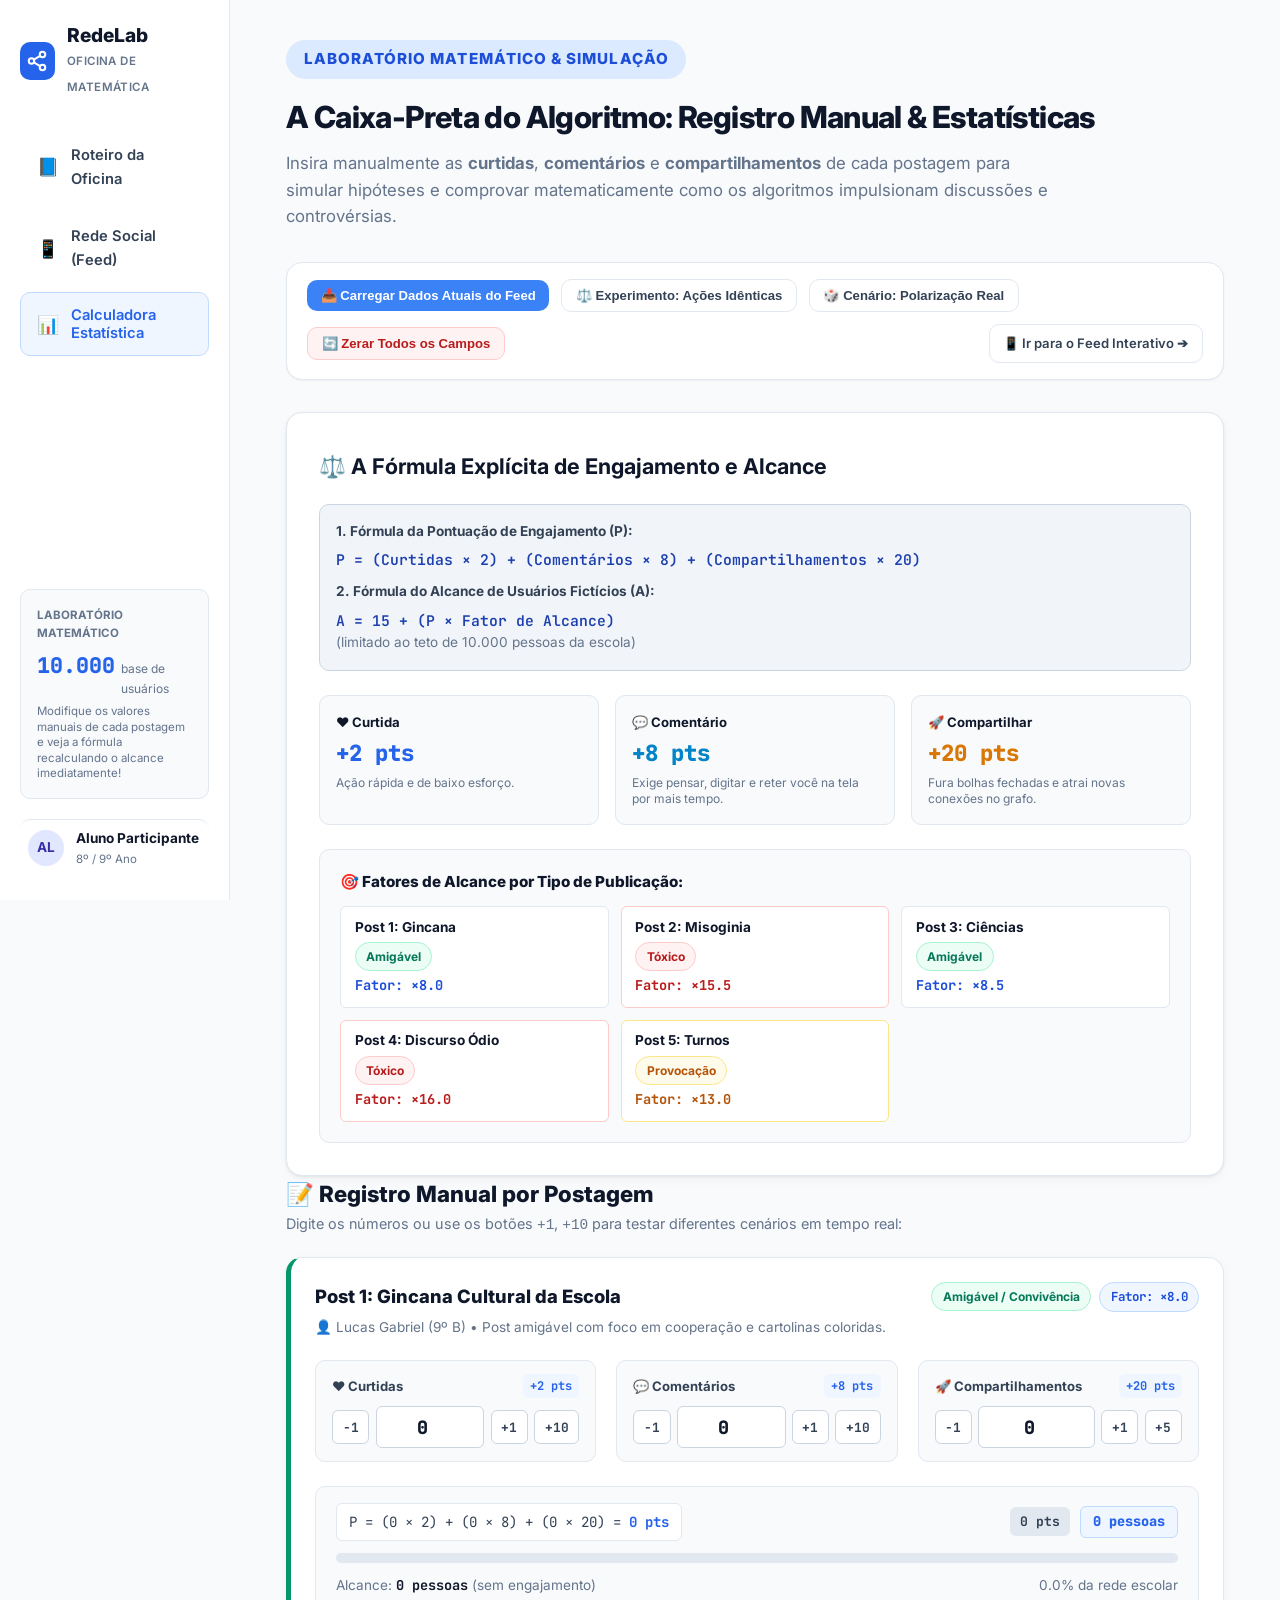
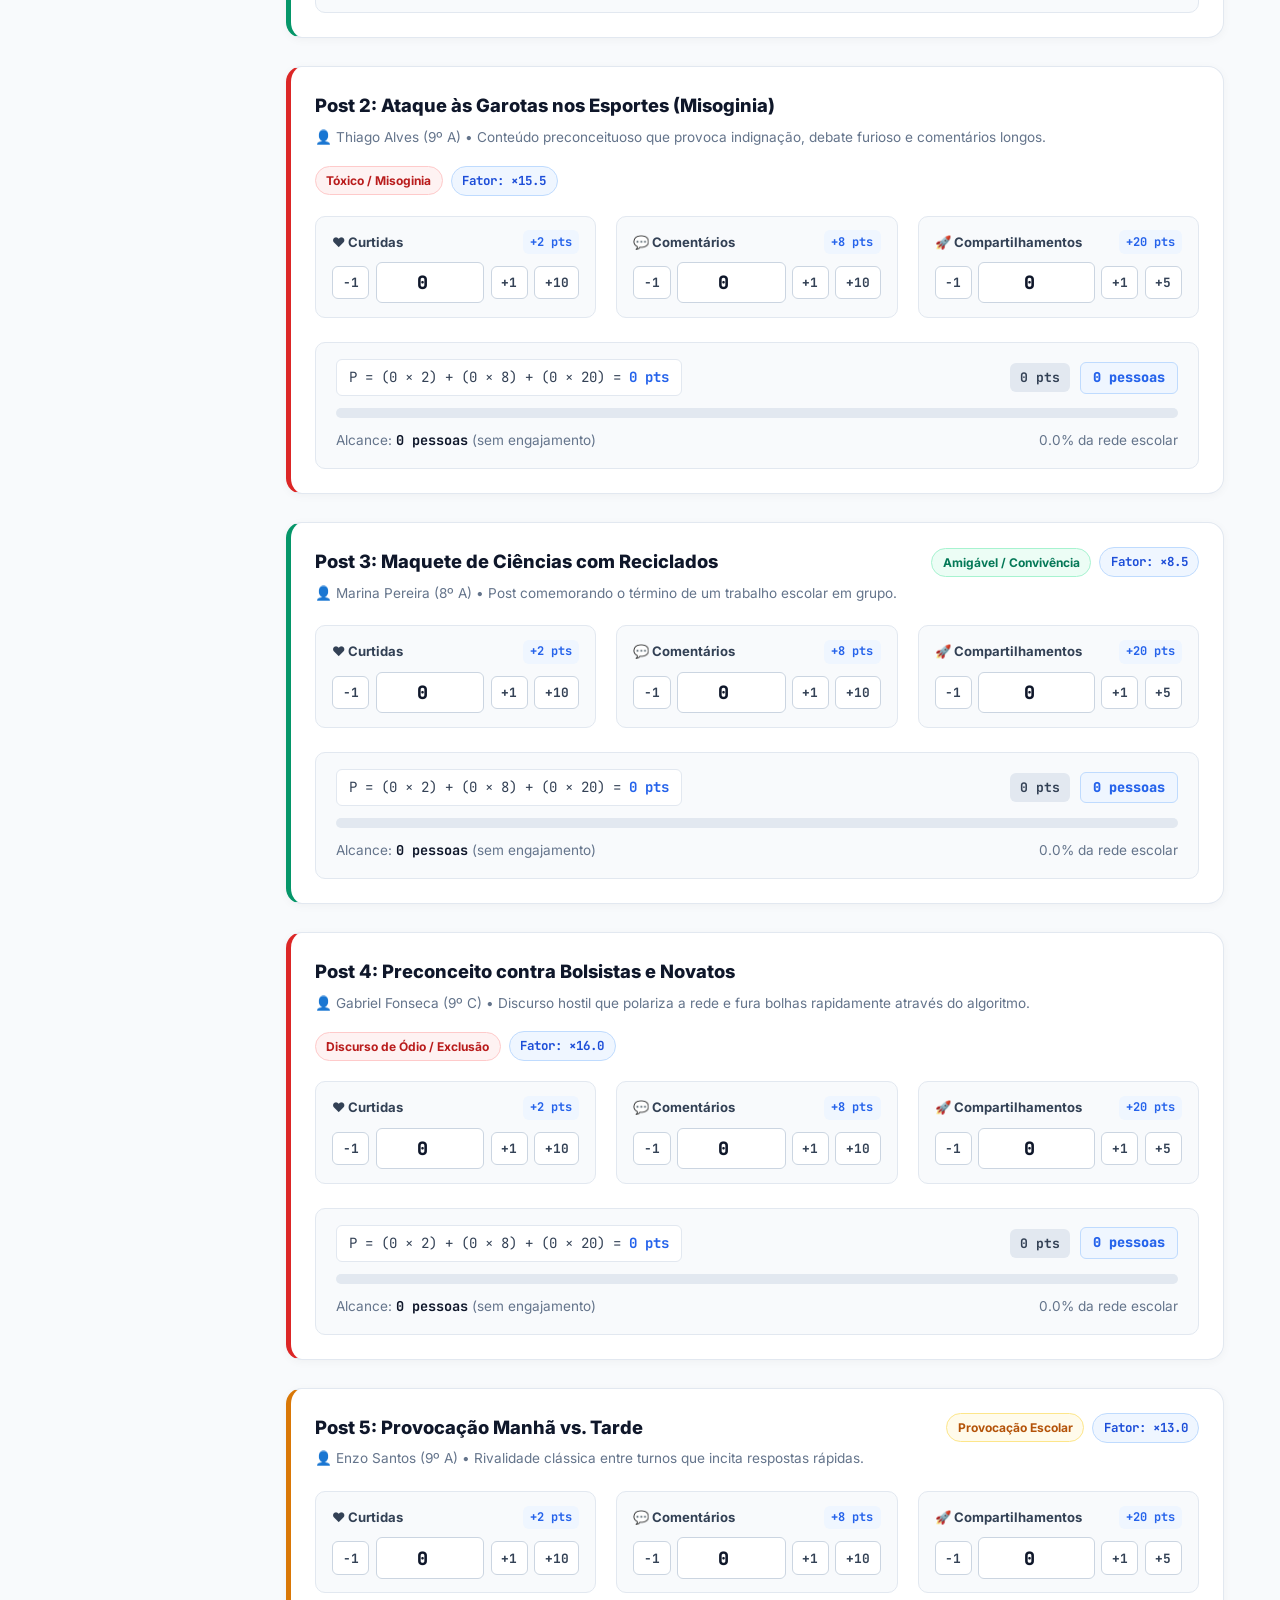
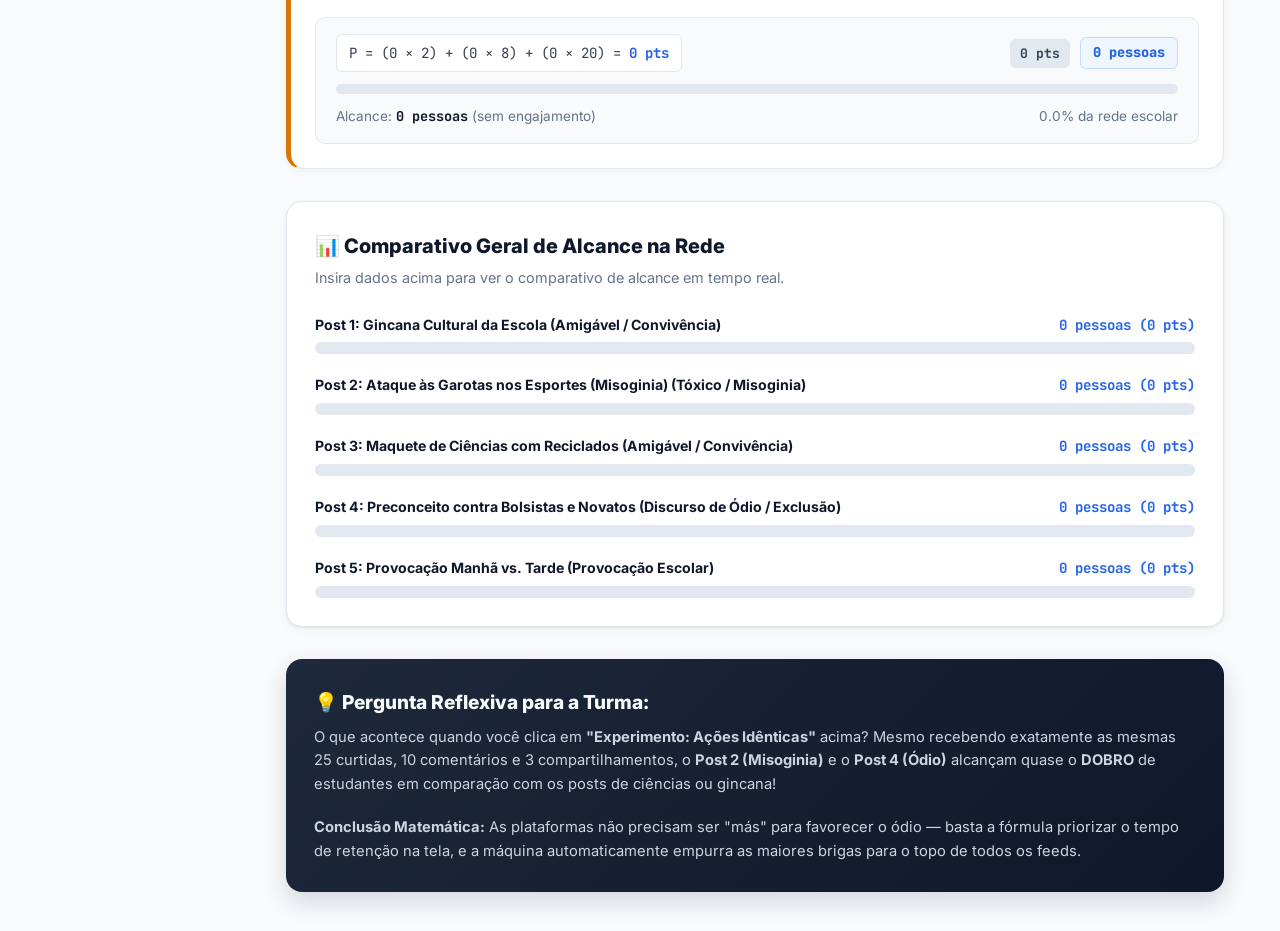
<file: estatistica.html>
<!DOCTYPE html>
<html lang="pt-BR">
<head>
  <meta charset="UTF-8">
  <meta name="viewport" content="width=device-width, initial-scale=1.0">
  <title>Calculadora de Estatísticas & Algoritmo | RedeLab</title>
  <meta name="description" content="Laboratório matemático para simulação e registro manual do engajamento de algoritmos de redes sociais.">
  <link rel="preconnect" href="https://fonts.googleapis.com">
  <link rel="preconnect" href="https://fonts.gstatic.com" crossorigin>
  <link href="https://fonts.googleapis.com/css2?family=Inter:wght@400;500;600;700;800&family=JetBrains+Mono:wght@500;700;800&display=swap" rel="stylesheet">
  <link rel="stylesheet" href="style.css">
</head>
<body>
  <div class="app-layout">
    <!-- Navegação Lateral -->
    <aside class="sidebar">
      <div class="sidebar-header">
        <div class="logo-box">
          <div class="logo-icon-circle">
            <svg viewBox="0 0 24 24" fill="none" stroke="currentColor" stroke-width="2.2" stroke-linecap="round" stroke-linejoin="round">
              <circle cx="18" cy="5" r="3"></circle>
              <circle cx="6" cy="12" r="3"></circle>
              <circle cx="18" cy="19" r="3"></circle>
              <line x1="8.59" y1="13.51" x2="15.42" y2="17.49"></line>
              <line x1="15.41" y1="6.51" x2="8.59" y2="10.49"></line>
            </svg>
          </div>
          <div>
            <h1 class="logo-title">RedeLab</h1>
            <span class="logo-subtitle">Oficina de Matemática</span>
          </div>
        </div>
      </div>

      <nav class="sidebar-nav">
        <a href="index.html" class="nav-item" style="text-decoration:none;">
          <span class="nav-icon">📘</span>
          <span class="nav-text">Roteiro da Oficina</span>
        </a>

        <a href="index.html#feed" class="nav-item" style="text-decoration:none;">
          <span class="nav-icon">📱</span>
          <span class="nav-text">Rede Social (Feed)</span>
        </a>

        <button class="nav-item active">
          <span class="nav-icon">📊</span>
          <span class="nav-text">Calculadora Estatística</span>
        </button>
      </nav>

      <!-- Cartão com status explicativo -->
      <div class="sidebar-card">
        <div class="card-caption">Laboratório Matemático</div>
        <div class="card-total-reach">
          <span class="reach-val">10.000</span>
          <span class="reach-label">base de usuários</span>
        </div>
        <p class="card-note">Modifique os valores manuais de cada postagem e veja a fórmula recalculando o alcance imediatamente!</p>
      </div>

      <div class="sidebar-user" id="sidebarUserProfile">
        <div class="avatar-circle" id="sidebarAvatarCircle">AL</div>
        <div class="user-details">
          <div class="user-name-line">
            <span class="user-name" id="sidebarUserName">Aluno Participante</span>
          </div>
          <span class="user-info" id="sidebarUserInfo">8º / 9º Ano</span>
        </div>
      </div>
    </aside>

    <!-- Conteúdo Principal -->
    <main class="main-content">
      <!-- Cabeçalho Mobile -->
      <div class="mobile-nav">
        <div class="mobile-logo">RedeLab</div>
        <div class="mobile-buttons">
          <a href="index.html" class="m-btn" style="text-decoration:none; text-align:center;">📘 Oficina</a>
          <a href="index.html#feed" class="m-btn" style="text-decoration:none; text-align:center;">📱 Feed</a>
          <button class="m-btn active">📊 Estatísticas</button>
        </div>
      </div>

      <!-- Cabeçalho da Página -->
      <header class="content-header">
        <span class="section-tag-vibrant">Laboratório Matemático & Simulação</span>
        <h2>A Caixa-Preta do Algoritmo: Registro Manual & Estatísticas</h2>
        <p class="section-lead">
          Insira manualmente as <strong>curtidas</strong>, <strong>comentários</strong> e <strong>compartilhamentos</strong> de cada postagem para simular hipóteses e comprovar matematicamente como os algoritmos impulsionam discussões e controvérsias.
        </p>
      </header>

      <!-- Barra de Ações Rápidas & Cenários de Teste -->
      <div class="calc-toolbar">
        <button class="secondary-btn btn-sm btn-accent" onclick="loadFromFeed(true)">
          📥 Carregar Dados Atuais do Feed
        </button>
        <button class="secondary-btn btn-sm" onclick="setEqualActionsScenario()" title="Aplica os mesmos números em todos os posts para comparar o impacto do fator de alcance">
          ⚖️ Experimento: Ações Idênticas
        </button>
        <button class="secondary-btn btn-sm" onclick="setPolarizationScenario()" title="Simula uma dinâmica realista onde brigas recebem mais comentários">
          🎲 Cenário: Polarização Real
        </button>
        <button class="secondary-btn btn-sm btn-danger-soft" onclick="resetAllManualInputs()">
          🔄 Zerar Todos os Campos
        </button>
        <a href="index.html#feed" class="secondary-btn btn-sm" style="text-decoration:none; margin-left:auto;">
          📱 Ir para o Feed Interativo ➔
        </a>
      </div>

      <!-- ================= SEÇÃO 1: A FÓRMULA EXPLÍCITA DO ENGAJAMENTO ================= -->
      <section class="content-card">
        <div class="card-top">
          <h3>⚖️ A Fórmula Explícita de Engajamento e Alcance</h3>
        </div>

        <div class="formula-banner" style="margin-bottom: 1.5rem;">
          <div style="margin-bottom: 0.6rem;">
            <strong>1. Fórmula da Pontuação de Engajamento (P):</strong><br>
            <code>P = (Curtidas × 2) + (Comentários × 8) + (Compartilhamentos × 20)</code>
          </div>
          <div>
            <strong>2. Fórmula do Alcance de Usuários Fictícios (A):</strong><br>
            <code>A = 15 + (P × Fator de Alcance)</code> <span style="font-size: 0.85rem; color: #64748b;">(limitado ao teto de 10.000 pessoas da escola)</span>
          </div>
        </div>

        <div class="weights-row">
          <div class="weight-item">
            <span class="w-symbol">❤️ Curtida</span>
            <span class="w-points">+2 pts</span>
            <span class="w-desc">Ação rápida e de baixo esforço.</span>
          </div>
          <div class="weight-item">
            <span class="w-symbol">💬 Comentário</span>
            <span class="w-points highlight">+8 pts</span>
            <span class="w-desc">Exige pensar, digitar e reter você na tela por mais tempo.</span>
          </div>
          <div class="weight-item">
            <span class="w-symbol">🚀 Compartilhar</span>
            <span class="w-points viral">+20 pts</span>
            <span class="w-desc">Fura bolhas fechadas e atrai novas conexões no grafo.</span>
          </div>
        </div>

        <!-- Tabela com os Fatores de Alcance por tipo de post -->
        <div style="margin-top: 1.5rem; background: #f8fafc; border: 1px solid var(--border-color); border-radius: var(--radius-md); padding: 1.25rem;">
          <h4 style="font-size: 0.95rem; font-weight: 800; color: var(--text-main); margin-bottom: 0.75rem;">
            🎯 Fatores de Alcance por Tipo de Publicação:
          </h4>
          <div style="display: grid; grid-template-columns: repeat(auto-fit, minmax(200px, 1fr)); gap: 0.75rem; font-size: 0.85rem;">
            <div style="background:#fff; padding:0.6rem 0.85rem; border-radius:6px; border:1px solid #e2e8f0;">
              <strong>Post 1: Gincana</strong><br>
              <span class="type-pill friendly" style="display:inline-block; margin-top:0.25rem;">Amigável</span>
              <span style="font-family:var(--font-mono); font-weight:700; color:#1d4ed8; display:block; margin-top:0.25rem;">Fator: ×8.0</span>
            </div>
            <div style="background:#fff; padding:0.6rem 0.85rem; border-radius:6px; border:1px solid #fecaca;">
              <strong>Post 2: Misoginia</strong><br>
              <span class="type-pill toxic" style="display:inline-block; margin-top:0.25rem;">Tóxico</span>
              <span style="font-family:var(--font-mono); font-weight:700; color:#b91c1c; display:block; margin-top:0.25rem;">Fator: ×15.5</span>
            </div>
            <div style="background:#fff; padding:0.6rem 0.85rem; border-radius:6px; border:1px solid #e2e8f0;">
              <strong>Post 3: Ciências</strong><br>
              <span class="type-pill friendly" style="display:inline-block; margin-top:0.25rem;">Amigável</span>
              <span style="font-family:var(--font-mono); font-weight:700; color:#1d4ed8; display:block; margin-top:0.25rem;">Fator: ×8.5</span>
            </div>
            <div style="background:#fff; padding:0.6rem 0.85rem; border-radius:6px; border:1px solid #fecaca;">
              <strong>Post 4: Discurso Ódio</strong><br>
              <span class="type-pill toxic" style="display:inline-block; margin-top:0.25rem;">Tóxico</span>
              <span style="font-family:var(--font-mono); font-weight:700; color:#b91c1c; display:block; margin-top:0.25rem;">Fator: ×16.0</span>
            </div>
            <div style="background:#fff; padding:0.6rem 0.85rem; border-radius:6px; border:1px solid #fde68a;">
              <strong>Post 5: Turnos</strong><br>
              <span class="type-pill neutral" style="display:inline-block; margin-top:0.25rem;">Provocação</span>
              <span style="font-family:var(--font-mono); font-weight:700; color:#b45309; display:block; margin-top:0.25rem;">Fator: ×13.0</span>
            </div>
          </div>
        </div>
      </section>

      <!-- ================= SEÇÃO 2: CAMPOS DE REGISTRO MANUAL DAS 5 POSTAGENS ================= -->
      <section>
        <div style="margin-bottom: 1.25rem; display: flex; justify-content: space-between; align-items: flex-end; flex-wrap: wrap; gap: 0.5rem;">
          <div>
            <h3 style="font-size: 1.4rem; font-weight: 800; color: var(--text-main);">📝 Registro Manual por Postagem</h3>
            <p style="font-size: 0.9rem; color: var(--text-muted); margin: 0;">
              Digite os números ou use os botões <code>+1</code>, <code>+10</code> para testar diferentes cenários em tempo real:
            </p>
          </div>
        </div>

        <!-- Container com os 5 cards de posts (gerados e calculados dinamicamente) -->
        <div id="calcCardsContainer"></div>
      </section>

      <!-- ================= SEÇÃO 3: GRÁFICO COMPARATIVO GERAL ================= -->
      <section class="summary-comparison-card">
        <div class="comparison-header">
          <h3>📊 Comparativo Geral de Alcance na Rede</h3>
          <p style="font-size: 0.9rem; color: var(--text-muted); margin: 0;" id="topPostHighlight">
            Insira dados acima para ver o comparativo de alcance em tempo real.
          </p>
        </div>

        <div class="chart-rows-stack" id="chartRowsStack"></div>
      </section>

      <!-- ================= SEÇÃO 4: EXPERIMENTO PEDAGÓGICO ================= -->
      <div class="experiment-box">
        <h3>💡 Pergunta Reflexiva para a Turma:</h3>
        <p>
          O que acontece quando você clica em <strong>"Experimento: Ações Idênticas"</strong> acima? Mesmo recebendo exatamente as mesmas 25 curtidas, 10 comentários e 3 compartilhamentos, o <strong>Post 2 (Misoginia)</strong> e o <strong>Post 4 (Ódio)</strong> alcançam quase o <strong>DOBRO</strong> de estudantes em comparação com os posts de ciências ou gincana!
        </p>
        <p style="margin-bottom: 0;">
          <strong>Conclusão Matemática:</strong> As plataformas não precisam ser "más" para favorecer o ódio — basta a fórmula priorizar o tempo de retenção na tela, e a máquina automaticamente empurra as maiores brigas para o topo de todos os feeds.
        </p>
      </div>
    </main>
  </div>

  <!-- Toast de Notificações -->
  <div id="toastNotification" class="toast hidden"></div>

  <script src="estatistica.js"></script>
</body>
</html>
</file>
<file: style.css>
/* ==========================================================================
   RedeLab: Estilos Visuais em Tema Claro Moderno e Educacional
   Focado em legibilidade, contraste e estética moderna para escolas
   ========================================================================== */

:root {
  --bg-body: #f8fafc;
  --bg-sidebar: #ffffff;
  --bg-card: #ffffff;
  --bg-subtle: #f1f5f9;
  --border-color: #e2e8f0;
  --border-focus: #3b82f6;

  --text-main: #0f172a;
  --text-muted: #64748b;
  --text-secondary: #334155;

  --primary: #2563eb;
  --primary-hover: #1d4ed8;
  --primary-subtle: #eff6ff;

  --accent-amber: #d97706;
  --accent-amber-subtle: #fffbeb;

  --accent-green: #059669;
  --accent-green-subtle: #ecfdf5;

  --accent-red: #dc2626;
  --accent-red-subtle: #fef2f2;

  --font-family: 'Inter', -apple-system, BlinkMacSystemFont, sans-serif;
  --font-mono: 'JetBrains Mono', monospace;

  --radius-sm: 6px;
  --radius-md: 10px;
  --radius-lg: 16px;
  --radius-full: 9999px;

  --shadow-sm: 0 1px 2px rgba(0, 0, 0, 0.05);
  --shadow-card: 0 1px 3px rgba(0, 0, 0, 0.08), 0 4px 12px rgba(0, 0, 0, 0.03);
}

* {
  box-sizing: border-box;
  margin: 0;
  padding: 0;
}

body {
  font-family: var(--font-family);
  background-color: var(--bg-body);
  color: var(--text-main);
  min-height: 100vh;
  line-height: 1.6;
  -webkit-font-smoothing: antialiased;
}

/* ==========================================================================
   Layout
   ========================================================================== */

.app-layout {
  display: flex;
  min-height: 100vh;
}

/* Sidebar */
.sidebar {
  width: 280px;
  background: var(--bg-sidebar);
  border-right: 1px solid var(--border-color);
  padding: 1.5rem 1.25rem;
  display: flex;
  flex-direction: column;
  position: sticky;
  top: 0;
  height: 100vh;
  z-index: 50;
}

.sidebar-header {
  margin-bottom: 2rem;
}

.logo-box {
  display: flex;
  align-items: center;
  gap: 0.75rem;
}

.logo-icon-circle {
  width: 38px;
  height: 38px;
  border-radius: var(--radius-md);
  background: var(--primary);
  color: #fff;
  display: flex;
  align-items: center;
  justify-content: center;
}

.logo-icon-circle svg {
  width: 22px;
  height: 22px;
}

.logo-title {
  font-size: 1.2rem;
  font-weight: 800;
  color: var(--text-main);
  line-height: 1.2;
}

.logo-subtitle {
  font-size: 0.72rem;
  color: var(--text-muted);
  font-weight: 600;
  text-transform: uppercase;
  letter-spacing: 0.04em;
}

/* Menu Lateral */
.sidebar-nav {
  display: flex;
  flex-direction: column;
  gap: 0.4rem;
  flex-grow: 1;
}

.nav-item {
  display: flex;
  align-items: center;
  gap: 0.75rem;
  padding: 0.8rem 1rem;
  background: transparent;
  border: 1px solid transparent;
  border-radius: var(--radius-md);
  color: var(--text-secondary);
  font-family: var(--font-family);
  font-size: 0.92rem;
  font-weight: 600;
  cursor: pointer;
  transition: all 0.2s ease;
  text-align: left;
}

.nav-item:hover {
  background: var(--bg-subtle);
  color: var(--text-main);
}

.nav-item.active {
  background: var(--primary-subtle);
  color: var(--primary);
  border-color: #bfdbfe;
}

.nav-icon {
  font-size: 1.1rem;
}

.nav-text {
  flex-grow: 1;
}

.nav-badge {
  font-size: 0.72rem;
  padding: 0.2rem 0.55rem;
  border-radius: var(--radius-full);
  background: #e2e8f0;
  color: #475569;
  font-weight: 700;
}

.nav-badge.highlight {
  background: #fef3c7;
  color: #b45309;
}

/* Sidebar Card */
.sidebar-card {
  background: #f8fafc;
  border: 1px solid var(--border-color);
  border-radius: var(--radius-md);
  padding: 1rem;
  margin-bottom: 1.25rem;
}

.card-caption {
  font-size: 0.72rem;
  text-transform: uppercase;
  font-weight: 700;
  color: var(--text-muted);
  margin-bottom: 0.35rem;
}

.card-total-reach {
  display: flex;
  align-items: baseline;
  gap: 0.35rem;
  margin-bottom: 0.4rem;
}

.reach-val {
  font-size: 1.35rem;
  font-weight: 800;
  color: var(--primary);
  font-family: var(--font-mono);
}

.reach-label {
  font-size: 0.75rem;
  color: var(--text-muted);
}

.progress-bar-bg {
  height: 6px;
  background: #e2e8f0;
  border-radius: var(--radius-full);
  overflow: hidden;
  margin-bottom: 0.5rem;
}

.progress-bar-fill {
  height: 100%;
  background: var(--primary);
  border-radius: var(--radius-full);
  transition: width 0.3s ease;
}

.card-note {
  font-size: 0.72rem;
  color: var(--text-muted);
  line-height: 1.35;
}

.sidebar-user {
  display: flex;
  align-items: center;
  gap: 0.75rem;
  padding-top: 1rem;
  border-top: 1px solid var(--border-color);
}

.avatar-circle {
  width: 36px;
  height: 36px;
  border-radius: var(--radius-full);
  background: #e0e7ff;
  color: #3730a3;
  font-weight: 700;
  font-size: 0.85rem;
  display: flex;
  align-items: center;
  justify-content: center;
}

.user-name {
  display: block;
  font-size: 0.85rem;
  font-weight: 700;
  color: var(--text-main);
}

.user-info {
  display: block;
  font-size: 0.72rem;
  color: var(--text-muted);
}

/* ==========================================================================
   Conteúdo Principal
   ========================================================================== */

.main-content {
  flex-grow: 1;
  padding: 2.5rem 3.5rem;
  max-width: 1050px;
}

.mobile-nav {
  display: none;
}

.tab-pane {
  display: none;
}

.tab-pane.active {
  display: block;
  animation: fadeIn 0.25s ease;
}

@keyframes fadeIn {
  from { opacity: 0; transform: translateY(4px); }
  to { opacity: 1; transform: translateY(0); }
}

.content-header {
  margin-bottom: 2rem;
}

.content-header.feed-top {
  display: flex;
  justify-content: space-between;
  align-items: flex-end;
  gap: 1.5rem;
  flex-wrap: wrap;
}

.section-tag {
  font-size: 0.75rem;
  font-weight: 700;
  text-transform: uppercase;
  letter-spacing: 0.05em;
  color: var(--primary);
  background: var(--primary-subtle);
  padding: 0.25rem 0.65rem;
  border-radius: var(--radius-full);
  display: inline-block;
  margin-bottom: 0.5rem;
}

.content-header h2 {
  font-size: 1.9rem;
  font-weight: 800;
  color: var(--text-main);
  letter-spacing: -0.02em;
  margin-bottom: 0.5rem;
}

.section-lead {
  font-size: 1.05rem;
  color: var(--text-muted);
  max-width: 780px;
}

/* ==========================================================================
   Cards e Módulos da Oficina
   ========================================================================== */

.modules-stack {
  display: flex;
  flex-direction: column;
  gap: 2rem;
}

.content-card {
  background: var(--bg-card);
  border: 1px solid var(--border-color);
  border-radius: var(--radius-lg);
  padding: 2rem;
  box-shadow: var(--shadow-card);
}

.card-top {
  margin-bottom: 1.25rem;
}

.card-top h3 {
  font-size: 1.35rem;
  font-weight: 700;
  color: var(--text-main);
  margin-top: 0.25rem;
}

.step-pill {
  font-size: 0.72rem;
  font-weight: 800;
  text-transform: uppercase;
  color: #475569;
  background: #f1f5f9;
  padding: 0.2rem 0.55rem;
  border-radius: var(--radius-sm);
}

.card-body p {
  color: var(--text-secondary);
  font-size: 0.98rem;
}

/* ==========================================================================
   ROTEIRO DA OFICINA: ESTILOS VISUAIS AMPLIADOS E MODERNOS
   ========================================================================== */

.hero-header {
  margin-bottom: 3rem;
}

.section-tag-vibrant {
  font-size: 0.95rem;
  font-weight: 800;
  text-transform: uppercase;
  letter-spacing: 0.07em;
  color: #1d4ed8;
  background: #dbeafe;
  padding: 0.45rem 1.1rem;
  border-radius: var(--radius-full);
  display: inline-block;
  margin-bottom: 0.9rem;
}

.hero-title {
  font-size: 2.8rem;
  font-weight: 800;
  color: #0f172a;
  letter-spacing: -0.03em;
  line-height: 1.2;
  margin-bottom: 1rem;
}

.hero-lead {
  font-size: 1.35rem;
  color: #334155;
  line-height: 1.6;
  max-width: 900px;
}

/* Cartões de Passo */
.step-card {
  border: 1px solid #cbd5e1;
  border-radius: var(--radius-lg);
  padding: 2.75rem;
  background: #ffffff;
  box-shadow: 0 4px 20px rgba(0, 0, 0, 0.05);
  margin-bottom: 2.5rem;
}

.card-top-vibrant {
  margin-bottom: 1.75rem;
  display: flex;
  align-items: center;
  gap: 1.25rem;
  flex-wrap: wrap;
}

.step-badge {
  font-size: 0.95rem;
  font-weight: 800;
  text-transform: uppercase;
  letter-spacing: 0.06em;
  padding: 0.45rem 1.1rem;
  border-radius: var(--radius-full);
  color: #ffffff;
}

.step-badge.step-1 { background: #2563eb; }
.step-badge.step-2 { background: #059669; }
.step-badge.step-3 { background: #d97706; }
.step-badge.step-4 { background: #dc2626; }

.step-title {
  font-size: 1.95rem;
  font-weight: 800;
  color: #0f172a;
  letter-spacing: -0.02em;
}

.lead-text {
  font-size: 1.25rem;
  color: #1e293b;
  line-height: 1.7;
  margin-bottom: 1.75rem;
}

/* Dupla de Cartões Coloridos */
.cards-duo {
  display: grid;
  grid-template-columns: 1fr 1fr;
  gap: 1.5rem;
  margin: 1.75rem 0;
}

.info-card-colored {
  display: flex;
  gap: 1.25rem;
  padding: 1.6rem;
  border-radius: var(--radius-md);
  border: 2px solid;
}

.info-card-colored.blue-accent {
  background: #eff6ff;
  border-color: #bfdbfe;
}

.info-card-colored.purple-accent {
  background: #f5f3ff;
  border-color: #ddd6fe;
}

.ic-icon {
  font-size: 2.5rem;
  line-height: 1;
}

.ic-content h4 {
  font-size: 1.2rem;
  font-weight: 800;
  color: #0f172a;
  margin-bottom: 0.4rem;
}

.ic-content p {
  font-size: 1.08rem;
  color: #334155;
  line-height: 1.6;
  margin-bottom: 0;
}

/* Moldura dos SVGs */
.svg-showcase {
  background: #f8fafc;
  border: 2px solid #e2e8f0;
  border-radius: var(--radius-lg);
  padding: 1.5rem;
  margin: 2rem 0;
}

.svg-showcase-bar {
  display: flex;
  justify-content: space-between;
  align-items: center;
  margin-bottom: 1rem;
  flex-wrap: wrap;
  gap: 0.5rem;
}

.svg-title-badge {
  font-size: 0.95rem;
  font-weight: 800;
  color: #1e293b;
}

.svg-instruction {
  font-size: 0.85rem;
  color: #2563eb;
  font-weight: 700;
}

.interactive-svg {
  width: 100%;
  height: auto;
  display: block;
  overflow: visible;
}

.svg-node-interactive {
  cursor: pointer;
  transform-box: fill-box;
  transform-origin: center;
  transition: transform 0.3s ease;
}

.svg-node-interactive:hover {
  transform: scale(1.06);
}

.interactive-explanation-bar {
  margin-top: 1rem;
  background: #dbeafe;
  border: 1px solid #93c5fd;
  color: #1e40af;
  padding: 0.85rem 1.25rem;
  border-radius: var(--radius-md);
  font-size: 0.95rem;
  font-weight: 600;
  line-height: 1.5;
}

/* Callouts de Destaque */
.highlight-callout {
  display: flex;
  gap: 1.25rem;
  background: #f0fdf4;
  border-left: 6px solid #16a34a;
  border-radius: 0 var(--radius-md) var(--radius-md) 0;
  padding: 1.5rem 1.75rem;
  margin-top: 1.75rem;
}

.highlight-callout.yellow-callout {
  background: #fffbeb;
  border-left-color: #d97706;
}

.highlight-callout.red-callout {
  background: #fef2f2;
  border-left-color: #dc2626;
}

.callout-emoji {
  font-size: 2.5rem;
  line-height: 1;
}

.highlight-callout strong {
  display: block;
  font-size: 1.2rem;
  color: #0f172a;
  margin-bottom: 0.4rem;
}

.highlight-callout p {
  font-size: 1.12rem;
  color: #334155;
  line-height: 1.65;
  margin-bottom: 0;
}

/* Citação de Probabilidade */
.quote-stat-box {
  background: #f8fafc;
  border-left: 6px solid #0284c7;
  padding: 1.5rem 1.75rem;
  border-radius: 0 var(--radius-md) var(--radius-md) 0;
  margin: 1.75rem 0;
}

.quote-text {
  font-size: 1.3rem;
  color: #0f172a;
  line-height: 1.6;
}

.quote-text strong {
  color: #0284c7;
}

/* Comparativo Versus */
.versus-grid {
  display: grid;
  grid-template-columns: 1fr 1fr;
  gap: 1.5rem;
  margin: 1.75rem 0;
}

.versus-box {
  background: #f8fafc;
  border: 1px solid #cbd5e1;
  border-radius: var(--radius-md);
  padding: 1.75rem;
}

.versus-box.robot-side {
  border-top: 5px solid #059669;
}

.versus-box.user-side {
  border-top: 5px solid #7c3aed;
}

.v-header {
  margin-bottom: 0.85rem;
}

.v-tag {
  font-size: 0.82rem;
  font-weight: 800;
  text-transform: uppercase;
  color: #64748b;
  display: block;
  margin-bottom: 0.25rem;
}

.v-header h4 {
  font-size: 1.4rem;
  font-weight: 800;
  color: #0f172a;
}

.versus-box p {
  font-size: 1.1rem;
  color: #334155;
  line-height: 1.65;
  margin-bottom: 0;
}

/* Trio de Medidas */
.power-trio-grid {
  display: grid;
  grid-template-columns: repeat(auto-fit, minmax(240px, 1fr));
  gap: 1.5rem;
  margin: 2rem 0;
}

.trio-card {
  background: #f8fafc;
  border: 1px solid #cbd5e1;
  border-radius: var(--radius-md);
  padding: 1.75rem;
  display: flex;
  flex-direction: column;
}

.trio-card.featured-gold {
  background: #fffbeb;
  border-color: #f59e0b;
  box-shadow: 0 4px 16px rgba(217, 119, 6, 0.1);
}

.trio-badge {
  font-size: 0.8rem;
  font-weight: 800;
  text-transform: uppercase;
  color: #475569;
  background: #e2e8f0;
  padding: 0.25rem 0.75rem;
  border-radius: var(--radius-sm);
  align-self: flex-start;
  margin-bottom: 0.85rem;
}

.trio-badge.gold {
  background: #fde68a;
  color: #92400e;
}

.trio-emoji {
  font-size: 2.6rem;
  margin-bottom: 0.6rem;
}

.trio-card h4 {
  font-size: 1.35rem;
  font-weight: 800;
  color: #0f172a;
  margin-bottom: 0.6rem;
}

.trio-card p {
  font-size: 1.08rem;
  color: #334155;
  line-height: 1.65;
  margin-bottom: 0;
}

/* Armadilha da Treta */
.rage-trap-card {
  background: #fef2f2;
  border: 2px solid #fca5a5;
  border-radius: var(--radius-lg);
  padding: 2.25rem;
  margin: 2rem 0;
}

.rage-trap-card h4 {
  font-size: 1.55rem;
  font-weight: 800;
  color: #991b1b;
  margin-bottom: 0.6rem;
}

.rage-trap-card > p {
  font-size: 1.15rem;
  color: #7f1d1d;
  margin-bottom: 1.5rem;
}

.trap-split {
  display: grid;
  grid-template-columns: 1fr 1fr;
  gap: 1.25rem;
  margin-bottom: 1.75rem;
}

.trap-box {
  background: #ffffff;
  border: 1px solid #fca5a5;
  border-radius: var(--radius-md);
  padding: 1.25rem;
  display: flex;
  gap: 1rem;
  align-items: center;
}

.t-icon {
  font-size: 2.2rem;
}

.trap-box strong {
  display: block;
  font-size: 1.08rem;
  color: #0f172a;
}

.trap-box span {
  font-size: 0.98rem;
  color: #475569;
}

.trap-reveal {
  background: #ffffff;
  border-left: 5px solid #dc2626;
  border-radius: 0 var(--radius-md) var(--radius-md) 0;
  padding: 1.5rem 1.75rem;
}

.trap-reveal strong {
  display: block;
  font-size: 1.25rem;
  color: #991b1b;
  margin-bottom: 0.5rem;
}

.trap-reveal p {
  font-size: 1.12rem;
  color: #1e293b;
  line-height: 1.65;
  margin-bottom: 0;
}

/* Banner de Ação */
.next-step-banner-vibrant {
  background: linear-gradient(135deg, #2563eb, #1d4ed8);
  color: #ffffff;
  border-radius: var(--radius-lg);
  padding: 2.5rem;
  margin-top: 3rem;
  display: flex;
  justify-content: space-between;
  align-items: center;
  gap: 2rem;
  box-shadow: 0 10px 25px rgba(37, 99, 235, 0.25);
}

.ns-content h3 {
  font-size: 1.65rem;
  font-weight: 800;
  margin-bottom: 0.5rem;
}

.ns-content p {
  font-size: 1.05rem;
  color: #bfdbfe;
  margin-bottom: 0;
}

.action-btn-large {
  background: #ffffff;
  color: #1d4ed8;
  border: none;
  padding: 1rem 1.8rem;
  border-radius: var(--radius-md);
  font-size: 1rem;
  font-weight: 800;
  cursor: pointer;
  white-space: nowrap;
  box-shadow: 0 4px 12px rgba(0, 0, 0, 0.1);
  transition: transform 0.2s ease, background 0.2s ease;
}

.action-btn-large:hover {
  transform: translateY(-2px);
  background: #f8fafc;
}

@media (max-width: 800px) {
  .hero-title { font-size: 1.8rem; }
  .cards-duo, .versus-grid, .trap-split { grid-template-columns: 1fr; }
  .next-step-banner-vibrant { flex-direction: column; text-align: center; }
  .step-card { padding: 1.5rem; }
}

.primary-btn {
  background: var(--primary);
  color: #fff;
  border: none;
  padding: 0.8rem 1.4rem;
  border-radius: var(--radius-md);
  font-weight: 700;
  font-size: 0.9rem;
  cursor: pointer;
  white-space: nowrap;
  transition: background 0.2s;
}

.primary-btn:hover {
  background: var(--primary-hover);
}

.secondary-btn {
  background: #ffffff;
  border: 1px solid var(--border-color);
  color: var(--text-secondary);
  padding: 0.6rem 1.1rem;
  border-radius: var(--radius-md);
  font-weight: 600;
  font-size: 0.85rem;
  cursor: pointer;
  transition: all 0.2s;
}

.secondary-btn:hover {
  background: #f1f5f9;
  color: var(--text-main);
}

/* ==========================================================================
   FEED SOCIAL (Posts com Design Moderno de Rede Social)
   ========================================================================== */

.feed-container {
  display: flex;
  flex-direction: column;
  gap: 2rem;
  max-width: 720px;
  margin: 0 auto;
}

.post-card {
  background: #ffffff;
  border: 1px solid #e2e8f0;
  border-radius: var(--radius-lg);
  padding: 2rem;
  box-shadow: 0 4px 18px rgba(0, 0, 0, 0.05);
  transition: box-shadow 0.2s ease, transform 0.2s ease;
}

.post-card:hover {
  box-shadow: 0 8px 26px rgba(0, 0, 0, 0.08);
}

.post-header {
  display: flex;
  gap: 1rem;
  align-items: center;
  margin-bottom: 1.25rem;
}

.post-av {
  background: linear-gradient(135deg, #3b82f6, #1d4ed8);
  color: #ffffff;
  width: 48px;
  height: 48px;
  font-size: 1.1rem;
  font-weight: 800;
  box-shadow: 0 2px 8px rgba(37, 99, 235, 0.25);
}

.author-meta {
  display: flex;
  flex-direction: column;
}

.author-name {
  font-size: 1.1rem;
  font-weight: 800;
  color: #0f172a;
}

.post-timestamp {
  font-size: 0.85rem;
  color: #64748b;
}

.post-text {
  font-size: 1.18rem;
  color: #1e293b;
  line-height: 1.65;
  margin-bottom: 1.5rem;
}

.post-stats-strip {
  display: flex;
  gap: 1.75rem;
  padding: 0.85rem 0;
  border-top: 1px solid #f1f5f9;
  border-bottom: 1px solid #f1f5f9;
  margin-bottom: 1.25rem;
  font-size: 0.95rem;
  color: #64748b;
  font-weight: 500;
}

.post-stats-strip strong {
  color: #0f172a;
  font-family: var(--font-mono);
  font-weight: 800;
}

.post-buttons-row {
  display: flex;
  gap: 1rem;
  margin-bottom: 1.5rem;
}

.action-btn {
  flex: 1;
  display: flex;
  align-items: center;
  justify-content: center;
  gap: 0.6rem;
  padding: 0.8rem 1.2rem;
  border-radius: var(--radius-md);
  background: #f8fafc;
  border: 1px solid #e2e8f0;
  color: #334155;
  font-family: var(--font-family);
  font-size: 0.95rem;
  font-weight: 700;
  cursor: pointer;
  transition: all 0.2s cubic-bezier(0.16, 1, 0.3, 1);
}

.action-btn:hover {
  background: #f1f5f9;
  border-color: #cbd5e1;
  color: #0f172a;
  transform: translateY(-1px);
}

.action-btn.liked {
  background: #fce7f3;
  border-color: #fbcfe8;
  color: #db2777;
}

.action-btn.shared {
  background: #e0f2fe;
  border-color: #bae6fd;
  color: #0284c7;
}

/* Comentários */
.comments-container {
  display: flex;
  flex-direction: column;
  gap: 0.9rem;
  margin-bottom: 1.25rem;
}

.comment-card {
  background: #f8fafc;
  border: 1px solid #e2e8f0;
  border-radius: var(--radius-md);
  padding: 1rem 1.25rem;
}

.c-header {
  display: flex;
  justify-content: space-between;
  margin-bottom: 0.35rem;
}

.c-user {
  font-size: 0.92rem;
  font-weight: 800;
  color: #0f172a;
}

.c-body-text {
  font-size: 1rem;
  color: #334155;
  line-height: 1.5;
  margin-bottom: 0.6rem;
}

.c-actions-row {
  display: flex;
  gap: 1.25rem;
  font-size: 0.85rem;
}

.c-like-btn, .c-reply-btn {
  background: none;
  border: none;
  color: #64748b;
  cursor: pointer;
  font-weight: 700;
  font-family: var(--font-family);
  transition: color 0.15s ease;
}

.c-like-btn:hover { color: #db2777; }
.c-like-btn.liked { color: #db2777; }
.c-reply-btn:hover { color: var(--primary); text-decoration: underline; }

/* Respostas aninhadas */
.replies-thread {
  margin-top: 0.75rem;
  padding-left: 1rem;
  border-left: 3px solid #cbd5e1;
  display: flex;
  flex-direction: column;
  gap: 0.5rem;
}

.reply-item {
  font-size: 0.92rem;
  color: #334155;
  line-height: 1.45;
}

.reply-item strong {
  color: var(--primary);
  font-weight: 800;
}

.reply-input-row {
  margin-top: 0.75rem;
  display: flex;
  gap: 0.5rem;
}

.reply-input-row input {
  flex-grow: 1;
  background: #ffffff;
  border: 1px solid #cbd5e1;
  border-radius: var(--radius-sm);
  padding: 0.5rem 0.75rem;
  font-size: 0.88rem;
  font-family: var(--font-family);
}

.reply-input-row button {
  background: var(--primary);
  color: #fff;
  border: none;
  padding: 0.5rem 1rem;
  border-radius: var(--radius-sm);
  font-size: 0.85rem;
  font-weight: 700;
  cursor: pointer;
}

/* Novo Comentário */
.comment-input-row {
  display: flex;
  gap: 0.6rem;
}

.comment-input-row input {
  flex-grow: 1;
  background: #f8fafc;
  border: 1px solid #cbd5e1;
  border-radius: var(--radius-md);
  padding: 0.8rem 1.1rem;
  font-size: 0.96rem;
  font-family: var(--font-family);
  transition: all 0.2s ease;
}

.comment-input-row input:focus {
  outline: none;
  border-color: var(--primary);
  background: #ffffff;
  box-shadow: 0 0 0 3px rgba(37, 99, 235, 0.12);
}

.send-btn {
  background: var(--primary);
  color: #fff;
  border: none;
  padding: 0 1.5rem;
  border-radius: var(--radius-md);
  font-size: 0.95rem;
  font-weight: 800;
  cursor: pointer;
  transition: background 0.2s ease, transform 0.15s ease;
}

.send-btn:hover {
  background: var(--primary-hover);
  transform: translateY(-1px);
}

/* ==========================================================================
   ESTATÍSTICAS DO ALGORITMO
   ========================================================================== */

.weights-row {
  display: grid;
  grid-template-columns: repeat(auto-fit, minmax(180px, 1fr));
  gap: 1rem;
  margin: 1.25rem 0;
}

.weight-item {
  background: #f8fafc;
  border: 1px solid var(--border-color);
  border-radius: var(--radius-md);
  padding: 1rem;
}

.w-symbol {
  display: block;
  font-size: 0.82rem;
  font-weight: 700;
  color: var(--text-main);
}

.w-points {
  display: block;
  font-size: 1.4rem;
  font-weight: 800;
  font-family: var(--font-mono);
  color: var(--primary);
  margin: 0.2rem 0;
}

.w-points.highlight { color: #0284c7; }
.w-points.viral { color: #d97706; }

.w-desc {
  font-size: 0.75rem;
  color: var(--text-muted);
  line-height: 1.35;
  display: block;
}

.formula-banner {
  background: #f1f5f9;
  border: 1px solid #cbd5e1;
  border-radius: var(--radius-md);
  padding: 1rem;
  font-size: 0.85rem;
  color: var(--text-secondary);
}

.formula-banner code {
  display: block;
  margin-top: 0.35rem;
  font-family: var(--font-mono);
  color: #1e40af;
  font-weight: 600;
  font-size: 0.92rem;
  word-break: break-word;
}

.card-sub-info {
  font-size: 0.8rem;
  color: var(--text-muted);
}

.stats-table {
  display: flex;
  flex-direction: column;
  gap: 1.25rem;
  margin-top: 1.25rem;
}

.stat-row {
  background: #f8fafc;
  border: 1px solid var(--border-color);
  border-radius: var(--radius-md);
  padding: 1.25rem;
}

.stat-info {
  display: flex;
  justify-content: space-between;
  margin-bottom: 0.5rem;
  flex-wrap: wrap;
  gap: 0.35rem;
}

.stat-info strong {
  font-size: 0.95rem;
  color: var(--text-main);
}

.stat-meta {
  font-size: 0.78rem;
  color: var(--text-muted);
  font-family: var(--font-mono);
}

.stat-values {
  display: flex;
  gap: 0.5rem;
  margin-bottom: 0.65rem;
}

.points-pill {
  background: #e2e8f0;
  color: #334155;
  padding: 0.25rem 0.65rem;
  border-radius: var(--radius-sm);
  font-family: var(--font-mono);
  font-size: 0.82rem;
  font-weight: 700;
}

.reach-pill {
  background: #eff6ff;
  border: 1px solid #bfdbfe;
  color: var(--primary);
  padding: 0.25rem 0.75rem;
  border-radius: var(--radius-sm);
  font-family: var(--font-mono);
  font-size: 0.85rem;
  font-weight: 800;
}

.stat-bar-container {
  height: 10px;
  background: #e2e8f0;
  border-radius: var(--radius-full);
  overflow: hidden;
}

.stat-bar-fill {
  height: 100%;
  background: var(--primary);
  border-radius: var(--radius-full);
  transition: width 0.35s ease;
}

.analysis-card {
  background: #ecfdf5;
  border: 1px solid #a7f3d0;
  border-radius: var(--radius-lg);
  padding: 1.5rem;
  margin-top: 1.75rem;
}

.analysis-card h4 {
  color: #065f46;
  font-size: 1.05rem;
  margin-bottom: 0.4rem;
}

.analysis-card p {
  color: #047857;
  font-size: 0.92rem;
  line-height: 1.5;
}

/* Toast */
.toast {
  position: fixed;
  bottom: 2rem;
  right: 2rem;
  background: #0f172a;
  color: #ffffff;
  padding: 0.75rem 1.25rem;
  border-radius: var(--radius-md);
  font-size: 0.86rem;
  font-weight: 500;
  box-shadow: 0 10px 25px rgba(0, 0, 0, 0.2);
  z-index: 9999;
  transition: all 0.25s ease;
}

.toast.hidden {
  opacity: 0;
  transform: translateY(15px);
  pointer-events: none;
}

/* Responsividade */
@media (max-width: 800px) {
  .app-layout {
    flex-direction: column;
  }

  .sidebar {
    display: none;
  }

  .mobile-nav {
    display: block;
    background: #ffffff;
    border-bottom: 1px solid var(--border-color);
    padding: 0.75rem 1rem;
    position: sticky;
    top: 0;
    z-index: 100;
  }

  .mobile-logo {
    font-weight: 800;
    color: var(--primary);
    margin-bottom: 0.5rem;
  }

  .mobile-buttons {
    display: flex;
    gap: 0.5rem;
  }

  .m-btn {
    flex: 1;
    background: #f1f5f9;
    border: 1px solid var(--border-color);
    padding: 0.45rem;
    border-radius: var(--radius-sm);
    font-size: 0.8rem;
    font-weight: 600;
    color: var(--text-secondary);
  }

  .m-btn.active {
    background: var(--primary);
    color: #fff;
    border-color: var(--primary);
  }

  .main-content {
    padding: 1.5rem 1rem;
  }

  .content-header h2 {
    font-size: 1.5rem;
  }

  .comparison-grid {
    grid-template-columns: 1fr;
  }

  .next-step-banner {
    flex-direction: column;
    text-align: center;
  }
}

/* ==========================================================================
   TOOLBAR DO FEED & STATUS DE PRESERVAÇÃO DOS DADOS
   ========================================================================== */

.feed-top-badges {
  display: flex;
  align-items: center;
  gap: 0.75rem;
  margin-bottom: 0.5rem;
  flex-wrap: wrap;
}

.storage-badge {
  display: inline-flex;
  align-items: center;
  gap: 0.45rem;
  font-size: 0.78rem;
  font-weight: 700;
  color: #047857;
  background: #ecfdf5;
  border: 1px solid #a7f3d0;
  padding: 0.25rem 0.75rem;
  border-radius: var(--radius-full);
  box-shadow: 0 1px 2px rgba(0, 0, 0, 0.04);
}

.storage-badge.cloud {
  color: #1d4ed8;
  background: #eff6ff;
  border-color: #bfdbfe;
}

.status-dot {
  width: 8px;
  height: 8px;
  border-radius: 50%;
  background: #10b981;
  display: inline-block;
  box-shadow: 0 0 0 2px rgba(16, 185, 129, 0.25);
  animation: pulse-dot 2.5s infinite ease-in-out;
}

.storage-badge.cloud .status-dot {
  background: #3b82f6;
  box-shadow: 0 0 0 2px rgba(59, 130, 246, 0.25);
}

@keyframes pulse-dot {
  0%, 100% { opacity: 1; transform: scale(1); }
  50% { opacity: 0.45; transform: scale(0.85); }
}

.feed-actions-toolbar {
  display: flex;
  align-items: center;
  gap: 0.55rem;
  flex-wrap: wrap;
}

.btn-sm {
  padding: 0.5rem 0.85rem !important;
  font-size: 0.82rem !important;
}

.btn-danger-soft {
  color: #b91c1c !important;
  background: #fef2f2 !important;
  border-color: #fecaca !important;
}

.btn-danger-soft:hover {
  background: #fee2e2 !important;
  color: #991b1b !important;
  border-color: #fca5a5 !important;
}

/* Edição de perfil na barra lateral */
.sidebar-user {
  cursor: pointer;
  transition: all 0.2s ease;
  padding: 0.5rem;
  border-radius: var(--radius-md);
  user-select: none;
}

.sidebar-user:hover {
  background: #f1f5f9;
}

.user-name-line {
  display: flex;
  align-items: center;
  gap: 0.4rem;
}

.user-edit-hint {
  font-size: 0.72rem;
  opacity: 0.5;
  transition: opacity 0.15s;
}

.sidebar-user:hover .user-edit-hint {
  opacity: 1;
}

/* Modal de Configuração de Nuvem / Sincronização */
.modal-overlay {
  position: fixed;
  inset: 0;
  background: rgba(15, 23, 42, 0.6);
  backdrop-filter: blur(4px);
  display: flex;
  align-items: center;
  justify-content: center;
  z-index: 1000;
  padding: 1.25rem;
  animation: fadeIn 0.2s ease;
}

.modal-overlay.hidden {
  display: none !important;
}

.modal-card {
  background: #ffffff;
  border: 1px solid #e2e8f0;
  border-radius: var(--radius-lg);
  box-shadow: 0 20px 45px rgba(0, 0, 0, 0.18);
  max-width: 560px;
  width: 100%;
  max-height: 90vh;
  overflow-y: auto;
  display: flex;
  flex-direction: column;
}

.modal-header {
  padding: 1.25rem 1.5rem;
  border-bottom: 1px solid #e2e8f0;
  display: flex;
  align-items: center;
  justify-content: space-between;
}

.modal-title-box {
  display: flex;
  align-items: center;
  gap: 0.75rem;
}

.modal-icon {
  font-size: 1.6rem;
}

.modal-header h3 {
  font-size: 1.2rem;
  font-weight: 800;
  color: #0f172a;
  margin: 0;
}

.modal-sub {
  font-size: 0.8rem;
  color: #64748b;
  display: block;
}

.modal-close-btn {
  background: none;
  border: none;
  font-size: 1.6rem;
  color: #94a3b8;
  cursor: pointer;
  line-height: 1;
  padding: 0.2rem 0.5rem;
  border-radius: var(--radius-sm);
  transition: all 0.15s;
}

.modal-close-btn:hover {
  color: #0f172a;
  background: #f1f5f9;
}

.modal-body {
  padding: 1.5rem;
  display: flex;
  flex-direction: column;
  gap: 1.25rem;
}

.mode-status-box {
  background: #f8fafc;
  border: 1px solid #e2e8f0;
  border-radius: var(--radius-md);
  padding: 1rem 1.25rem;
}

.status-indicator-big {
  display: flex;
  align-items: flex-start;
  gap: 0.85rem;
}

.status-dot-big {
  width: 12px;
  height: 12px;
  border-radius: 50%;
  background: #10b981;
  margin-top: 0.35rem;
  flex-shrink: 0;
  box-shadow: 0 0 0 3px rgba(16, 185, 129, 0.2);
}

.status-indicator-big strong {
  font-size: 0.98rem;
  color: #0f172a;
  display: block;
  margin-bottom: 0.25rem;
}

.status-indicator-big p {
  font-size: 0.86rem;
  color: #64748b;
  margin: 0;
  line-height: 1.45;
}

.cloud-info-card {
  background: #eff6ff;
  border: 1px solid #bfdbfe;
  border-radius: var(--radius-md);
  padding: 1rem 1.25rem;
}

.cloud-info-card h4 {
  font-size: 0.92rem;
  font-weight: 700;
  color: #1e40af;
  margin-bottom: 0.5rem;
}

.cloud-info-card ul {
  padding-left: 1.2rem;
  font-size: 0.86rem;
  color: #1e3a8a;
  display: flex;
  flex-direction: column;
  gap: 0.45rem;
}

.cloud-details {
  background: #ffffff;
  border: 1px solid #e2e8f0;
  border-radius: var(--radius-md);
  padding: 0.85rem 1rem;
}

.cloud-details summary {
  font-size: 0.9rem;
  font-weight: 700;
  color: #334155;
  cursor: pointer;
}

.cloud-form {
  margin-top: 1rem;
  display: flex;
  flex-direction: column;
  gap: 0.85rem;
}

.form-hint {
  font-size: 0.82rem;
  color: #64748b;
  margin: 0;
}

.form-group {
  display: flex;
  flex-direction: column;
  gap: 0.35rem;
}

.form-group label {
  font-size: 0.78rem;
  font-weight: 700;
  color: #475569;
}

.form-group input {
  padding: 0.55rem 0.85rem;
  border: 1px solid #cbd5e1;
  border-radius: var(--radius-sm);
  font-size: 0.86rem;
  font-family: var(--font-family);
}

.form-group input:focus {
  outline: none;
  border-color: var(--primary);
  box-shadow: 0 0 0 3px rgba(37, 99, 235, 0.12);
}

.form-row-2 {
  display: grid;
  grid-template-columns: 1fr 1fr;
  gap: 0.75rem;
}

.modal-form-actions {
  display: flex;
  gap: 0.75rem;
  margin-top: 0.5rem;
  flex-wrap: wrap;
}

.modal-footer {
  padding: 1rem 1.5rem;
  border-top: 1px solid #e2e8f0;
  display: flex;
  justify-content: flex-end;
  background: #f8fafc;
  border-bottom-left-radius: var(--radius-lg);
  border-bottom-right-radius: var(--radius-lg);
}

/* ==========================================================================
   PAINEL DE ESTATÍSTICA & REGISTRO MANUAL DE ENGAJAMENTO (estatistica.html)
   ========================================================================== */

.calc-toolbar {
  display: flex;
  align-items: center;
  gap: 0.75rem;
  flex-wrap: wrap;
  margin-bottom: 2rem;
  background: #ffffff;
  padding: 1rem 1.25rem;
  border-radius: var(--radius-lg);
  border: 1px solid var(--border-color);
  box-shadow: var(--shadow-sm);
}

.calc-toolbar .btn-accent {
  background: #3b82f6;
  color: #fff;
  border: none;
  font-weight: 700;
}

.calc-toolbar .btn-accent:hover {
  background: #2563eb;
}

.calc-post-card {
  background: #ffffff;
  border: 1px solid var(--border-color);
  border-radius: var(--radius-lg);
  padding: 1.5rem;
  margin-bottom: 1.75rem;
  box-shadow: 0 2px 10px rgba(0, 0, 0, 0.04);
  transition: all 0.2s ease;
}

.calc-post-card:hover {
  box-shadow: 0 6px 20px rgba(0, 0, 0, 0.07);
}

.calc-post-card.toxic-type {
  border-left: 5px solid #dc2626;
}

.calc-post-card.friendly-type {
  border-left: 5px solid #059669;
}

.calc-post-card.neutral-type {
  border-left: 5px solid #d97706;
}

.calc-card-header {
  display: flex;
  justify-content: space-between;
  align-items: flex-start;
  gap: 1rem;
  margin-bottom: 1.25rem;
  flex-wrap: wrap;
}

.calc-post-title-group h3 {
  font-size: 1.15rem;
  font-weight: 800;
  color: var(--text-main);
  margin-bottom: 0.2rem;
}

.calc-post-author {
  font-size: 0.85rem;
  color: var(--text-muted);
}

.calc-badge-group {
  display: flex;
  gap: 0.5rem;
  align-items: center;
  flex-wrap: wrap;
}

.factor-pill {
  font-family: var(--font-mono);
  font-size: 0.78rem;
  font-weight: 700;
  padding: 0.25rem 0.65rem;
  border-radius: var(--radius-full);
  background: #eff6ff;
  color: #1d4ed8;
  border: 1px solid #bfdbfe;
}

.type-pill {
  font-size: 0.75rem;
  font-weight: 700;
  padding: 0.25rem 0.65rem;
  border-radius: var(--radius-full);
}

.type-pill.friendly {
  background: #ecfdf5;
  color: #047857;
  border: 1px solid #a7f3d0;
}

.type-pill.toxic {
  background: #fef2f2;
  color: #b91c1c;
  border: 1px solid #fecaca;
}

.type-pill.neutral {
  background: #fffbeb;
  color: #b45309;
  border: 1px solid #fde68a;
}

.calc-inputs-grid {
  display: grid;
  grid-template-columns: repeat(3, 1fr);
  gap: 1.25rem;
  margin-bottom: 1.5rem;
}

@media (max-width: 768px) {
  .calc-inputs-grid {
    grid-template-columns: 1fr;
    gap: 1rem;
  }
}

.calc-input-block {
  background: #f8fafc;
  border: 1px solid var(--border-color);
  border-radius: var(--radius-md);
  padding: 0.85rem 1rem;
}

.calc-input-label {
  display: flex;
  justify-content: space-between;
  align-items: center;
  font-size: 0.82rem;
  font-weight: 700;
  color: var(--text-secondary);
  margin-bottom: 0.5rem;
}

.calc-input-weight {
  font-family: var(--font-mono);
  font-size: 0.75rem;
  color: var(--primary);
  background: var(--primary-subtle);
  padding: 0.15rem 0.45rem;
  border-radius: var(--radius-sm);
}

.calc-control-row {
  display: flex;
  align-items: center;
  gap: 0.4rem;
}

.calc-input-num {
  width: 100%;
  font-family: var(--font-mono);
  font-size: 1.15rem;
  font-weight: 800;
  color: var(--text-main);
  background: #ffffff;
  border: 1px solid #cbd5e1;
  border-radius: var(--radius-sm);
  padding: 0.45rem 0.65rem;
  text-align: center;
  transition: all 0.2s;
}

.calc-input-num:focus {
  outline: none;
  border-color: var(--primary);
  box-shadow: 0 0 0 3px rgba(37, 99, 235, 0.15);
}

.calc-step-btn {
  background: #ffffff;
  border: 1px solid #cbd5e1;
  border-radius: var(--radius-sm);
  color: var(--text-secondary);
  font-family: var(--font-mono);
  font-size: 0.8rem;
  font-weight: 700;
  padding: 0.45rem 0.6rem;
  cursor: pointer;
  white-space: nowrap;
  transition: all 0.15s;
}

.calc-step-btn:hover {
  background: #f1f5f9;
  color: var(--text-main);
  border-color: #94a3b8;
}

/* Memória de cálculo e resultados do card */
.calc-results-strip {
  background: #f8fafc;
  border: 1px solid var(--border-color);
  border-radius: var(--radius-md);
  padding: 1rem 1.25rem;
  display: flex;
  flex-direction: column;
  gap: 0.75rem;
}

.calc-breakdown-row {
  display: flex;
  justify-content: space-between;
  align-items: center;
  flex-wrap: wrap;
  gap: 0.75rem;
}

.calc-math-formula {
  font-family: var(--font-mono);
  font-size: 0.88rem;
  color: var(--text-secondary);
  background: #ffffff;
  padding: 0.4rem 0.75rem;
  border-radius: var(--radius-sm);
  border: 1px solid #e2e8f0;
}

.calc-math-formula strong {
  color: var(--primary);
}

.calc-pills-duo {
  display: flex;
  gap: 0.6rem;
  align-items: center;
}

.calc-reach-details {
  display: flex;
  justify-content: space-between;
  align-items: center;
  font-size: 0.85rem;
  color: var(--text-muted);
}

.calc-reach-details strong {
  color: var(--text-main);
  font-family: var(--font-mono);
}

/* Gráfico Comparativo Geral */
.summary-comparison-card {
  background: #ffffff;
  border: 1px solid var(--border-color);
  border-radius: var(--radius-lg);
  padding: 1.75rem;
  margin-top: 2rem;
  box-shadow: var(--shadow-card);
}

.comparison-header {
  margin-bottom: 1.5rem;
}

.comparison-header h3 {
  font-size: 1.25rem;
  font-weight: 800;
  color: var(--text-main);
  margin-bottom: 0.25rem;
}

.chart-rows-stack {
  display: flex;
  flex-direction: column;
  gap: 1.25rem;
}

.chart-bar-item {
  display: flex;
  flex-direction: column;
  gap: 0.4rem;
}

.chart-bar-labels {
  display: flex;
  justify-content: space-between;
  align-items: center;
  font-size: 0.88rem;
}

.chart-bar-labels strong {
  color: var(--text-main);
}

.chart-bar-labels .chart-metric {
  font-family: var(--font-mono);
  font-weight: 700;
  color: var(--primary);
}

.chart-bar-track {
  height: 12px;
  background: #e2e8f0;
  border-radius: var(--radius-full);
  overflow: hidden;
}

.chart-bar-fill {
  height: 100%;
  border-radius: var(--radius-full);
  transition: width 0.4s cubic-bezier(0.16, 1, 0.3, 1);
}

.chart-bar-fill.friendly {
  background: linear-gradient(90deg, #10b981, #059669);
}

.chart-bar-fill.toxic {
  background: linear-gradient(90deg, #ef4444, #dc2626);
}

.chart-bar-fill.neutral {
  background: linear-gradient(90deg, #f59e0b, #d97706);
}

/* Banner de Experimento Interativo */
.experiment-box {
  background: linear-gradient(135deg, #1e293b, #0f172a);
  color: #ffffff;
  border-radius: var(--radius-lg);
  padding: 1.75rem;
  margin-top: 2rem;
  box-shadow: 0 10px 25px rgba(15, 23, 42, 0.15);
}

.experiment-box h3 {
  font-size: 1.2rem;
  font-weight: 800;
  color: #f8fafc;
  margin-bottom: 0.5rem;
}

.experiment-box p {
  color: #cbd5e1;
  font-size: 0.92rem;
  line-height: 1.6;
  margin-bottom: 1.25rem;
}

.experiment-buttons {
  display: flex;
  gap: 0.75rem;
  flex-wrap: wrap;
}

.experiment-btn {
  background: rgba(255, 255, 255, 0.12);
  border: 1px solid rgba(255, 255, 255, 0.25);
  color: #ffffff;
  padding: 0.6rem 1.1rem;
  border-radius: var(--radius-md);
  font-size: 0.85rem;
  font-weight: 700;
  cursor: pointer;
  transition: all 0.2s;
}

.experiment-btn:hover {
  background: rgba(255, 255, 255, 0.22);
  transform: translateY(-1px);
}
</file>
